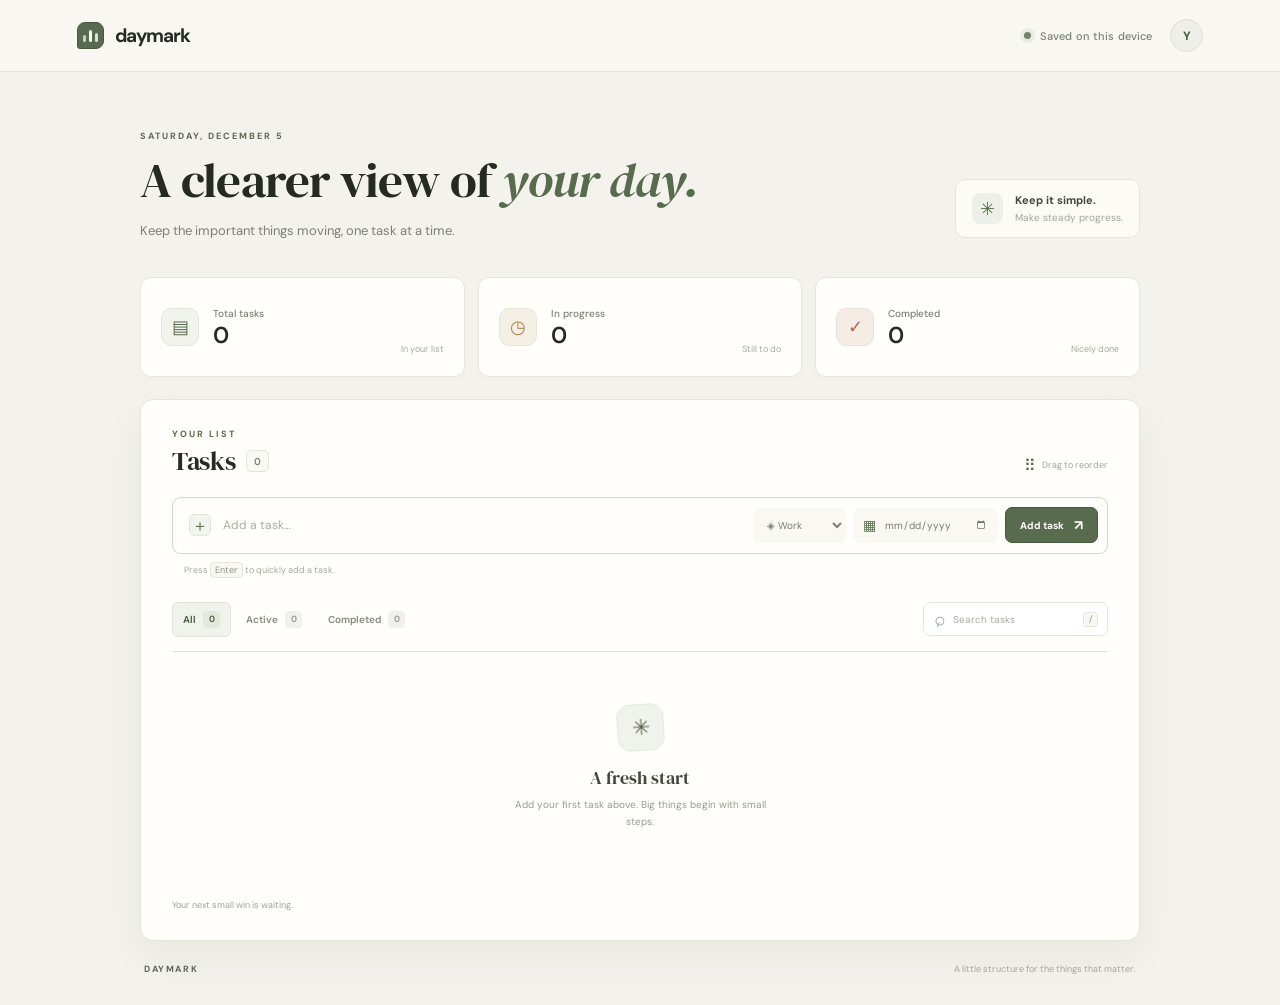
<file: Task-02-Productivity-App/index.html>
<!doctype html>
<html lang="en">
<head>
  <meta charset="utf-8" />
  <meta name="viewport" content="width=device-width, initial-scale=1" />
  <meta name="theme-color" content="#f3f2ec" />
  <meta name="description" content="A simple, focused task manager that keeps your tasks organized." />
  <title>Daymark — A clearer view of your day</title>
  <link rel="preconnect" href="https://fonts.googleapis.com">
  <link rel="preconnect" href="https://fonts.gstatic.com" crossorigin>
  <link href="https://fonts.googleapis.com/css2?family=DM+Sans:wght@400;500;600;700&family=DM+Serif+Display:ital@0;1&display=swap" rel="stylesheet">
  <link rel="stylesheet" href="styles.css" />
  <script src="app.js" defer></script>
</head>
<body>
  <div class="app-shell">
    <header class="topbar">
      <a class="brand" href="#" aria-label="Daymark home">
        <span class="brand-mark" aria-hidden="true"><span></span><span></span><span></span></span>
        <span>daymark</span>
      </a>
      <div class="topbar-right">
        <span class="local-label"><span class="live-dot"></span> Saved on this device</span>
        <div class="avatar" aria-label="Your workspace">Y</div>
      </div>
    </header>

    <main class="main-content">
      <section class="intro-row">
        <div>
          <p class="eyebrow" id="today-label">YOUR WORKSPACE</p>
          <h1>A clearer view of <span>your day.</span></h1>
          <p class="intro-copy">Keep the important things moving, one task at a time.</p>
        </div>
        <div class="focus-note" aria-label="A reminder to stay focused">
          <span class="focus-spark" aria-hidden="true">✳</span>
          <span><strong>Keep it simple.</strong><small>Make steady progress.</small></span>
        </div>
      </section>

      <section class="stats-grid" aria-label="Task overview">
        <article class="stat-card stat-total">
          <div class="stat-icon" aria-hidden="true">▤</div>
          <div><p>Total tasks</p><strong id="total-count">0</strong></div>
          <span class="stat-caption">In your list</span>
        </article>
        <article class="stat-card stat-active">
          <div class="stat-icon" aria-hidden="true">◷</div>
          <div><p>In progress</p><strong id="active-count">0</strong></div>
          <span class="stat-caption">Still to do</span>
        </article>
        <article class="stat-card stat-completed">
          <div class="stat-icon" aria-hidden="true">✓</div>
          <div><p>Completed</p><strong id="completed-count">0</strong></div>
          <span class="stat-caption">Nicely done</span>
        </article>
      </section>

      <section class="workspace-card" aria-label="Task manager">
        <div class="workspace-heading">
          <div>
            <p class="eyebrow">YOUR LIST</p>
            <h2>Tasks <span class="task-total-pill" id="heading-count">0</span></h2>
          </div>
          <span class="drag-hint"><span aria-hidden="true">⠿</span> Drag to reorder</span>
        </div>

        <form class="task-form" id="task-form" autocomplete="off">
          <div class="task-input-wrap">
            <span class="input-plus" aria-hidden="true" id="composer-icon">＋</span>
            <input id="task-title" name="title" type="text" maxlength="120" placeholder="Add a task…" aria-label="Task title" required />
          </div>
          <div class="form-controls">
            <label class="visually-hidden" for="task-category">Category</label>
            <select id="task-category" name="category">
              <option value="Work">◈ Work</option>
              <option value="Personal">♡ Personal</option>
              <option value="Study">▣ Study</option>
              <option value="Other">✳ Other</option>
            </select>
            <label class="date-control" for="task-due-date" title="Due date">
              <span aria-hidden="true">▦</span>
              <input id="task-due-date" name="dueDate" type="date" aria-label="Due date" />
            </label>
            <button class="add-button" id="submit-task" type="submit"><span id="submit-label">Add task</span><span aria-hidden="true">↗</span></button>
            <button class="cancel-edit" id="cancel-edit" type="button" hidden>Cancel</button>
          </div>
        </form>
        <p class="form-hint" id="form-hint">Press <kbd>Enter</kbd> to quickly add a task.</p>

        <div class="list-toolbar">
          <nav class="filter-tabs" aria-label="Filter tasks" role="tablist">
            <button class="filter-tab active" data-filter="all" role="tab" aria-selected="true">All <span id="all-tab-count">0</span></button>
            <button class="filter-tab" data-filter="active" role="tab" aria-selected="false">Active <span id="active-tab-count">0</span></button>
            <button class="filter-tab" data-filter="completed" role="tab" aria-selected="false">Completed <span id="completed-tab-count">0</span></button>
          </nav>
          <label class="search-box">
            <span aria-hidden="true">⌕</span>
            <input id="search-input" type="search" placeholder="Search tasks" aria-label="Search tasks" />
            <kbd>/</kbd>
          </label>
        </div>

        <div class="task-list" id="task-list" aria-live="polite" aria-relevant="additions removals text"></div>
        <div class="list-footer">
          <span id="list-summary">Your next small win is waiting.</span>
          <button id="clear-completed" class="clear-button" type="button" hidden>Clear completed</button>
        </div>
      </section>
      <footer class="page-footer"><span>DAYMARK</span><span>A little structure for the things that matter.</span></footer>
    </main>
  </div>

  <div class="toast" id="toast" role="status" aria-live="polite"></div>
  <noscript><div class="noscript-message">Daymark needs JavaScript enabled to manage and save your tasks.</div></noscript>
</body>
</html>
</file>
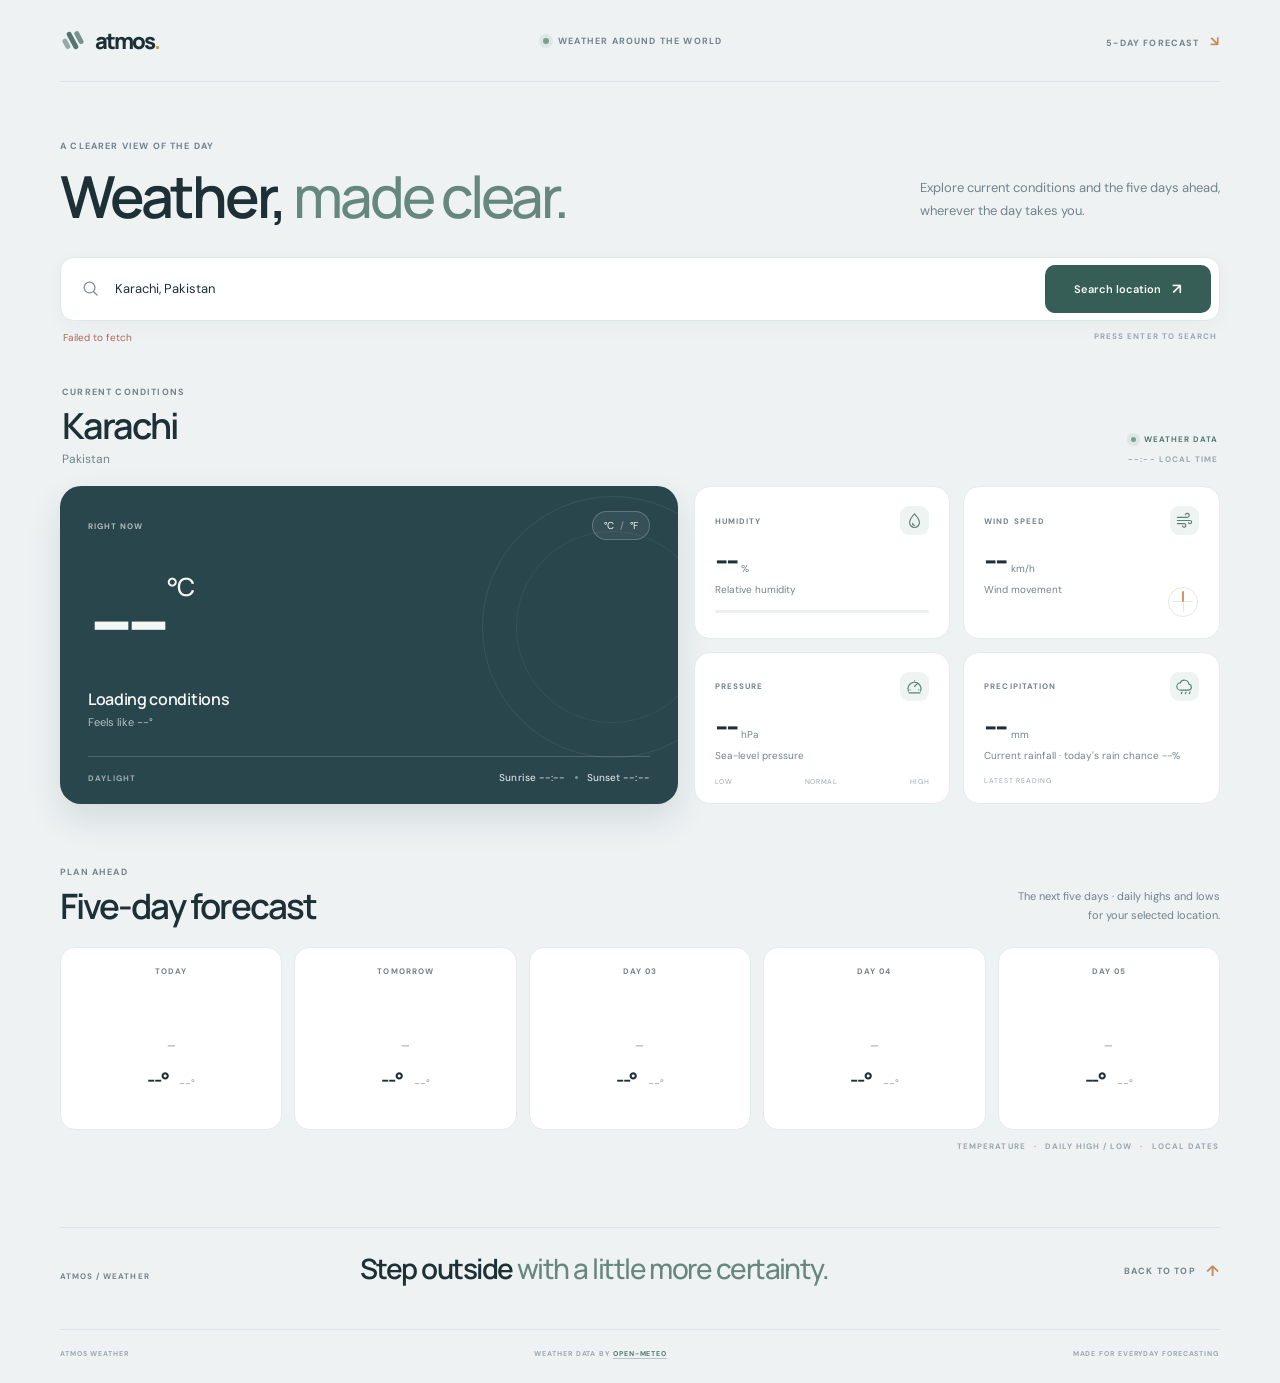
<file: Task-03-Weather-App/index.html>
<!doctype html>
<html lang="en">
<head>
  <meta charset="utf-8">
  <meta name="viewport" content="width=device-width, initial-scale=1">
  <meta name="theme-color" content="#eef2f3">
  <meta name="description" content="Atmos is a refined global weather dashboard with live conditions and a five-day forecast.">
  <title>Atmos — Weather, made clear</title>
  <link rel="preconnect" href="https://fonts.googleapis.com">
  <link rel="preconnect" href="https://fonts.gstatic.com" crossorigin>
  <link href="https://fonts.googleapis.com/css2?family=DM+Sans:wght@400;500;600;700&family=Manrope:wght@400;500;600;700;800&display=swap" rel="stylesheet">
  <link rel="stylesheet" href="styles.css">
  <script src="app.js" defer></script>
</head>
<body class="theme-clear">
  <div class="scroll-progress" aria-hidden="true"><span id="scroll-progress-bar"></span></div>

  <div class="page-shell" id="top">
    <header class="site-header">
      <a class="brand" href="#top" aria-label="Atmos home">
        <span class="brand-mark" aria-hidden="true"><span></span><span></span><span></span></span>
        <span class="brand-name">atmos<span>.</span></span>
      </a>
      <div class="header-note"><span class="status-dot"></span> WEATHER AROUND THE WORLD</div>
      <a class="header-link" href="#outlook">5-DAY FORECAST <span aria-hidden="true">↘</span></a>
    </header>

    <main>
      <section class="intro-section reveal">
        <div class="intro-copy-block">
          <p class="eyebrow">A CLEARER VIEW OF THE DAY</p>
          <h1>Weather, <span>made clear.</span></h1>
        </div>
        <p class="intro-description">Explore current conditions and the five days ahead, wherever the day takes you.</p>
      </section>

      <section class="search-section reveal" aria-label="Search for a city">
        <form id="search-form" class="search-form" autocomplete="off">
          <label class="sr-only" for="city-input">Search city, region or country</label>
          <span class="search-icon" aria-hidden="true">
            <svg viewBox="0 0 24 24"><circle cx="10.8" cy="10.8" r="6.8"></circle><path d="m16 16 4.2 4.2"></path></svg>
          </span>
          <input id="city-input" name="city" type="search" role="combobox" aria-autocomplete="list" aria-haspopup="listbox" aria-controls="location-options" aria-expanded="false" placeholder="Search any city around the world..." minlength="2" required>
          <button id="search-button" class="search-button" type="submit">
            <span class="button-label">Search location</span>
            <span class="button-spinner" aria-hidden="true"></span>
            <span class="button-arrow" aria-hidden="true">↗</span>
          </button>
        </form>
        <div class="search-meta">
          <span id="search-feedback" class="search-feedback" role="status" aria-live="polite">Start with a city name, such as Tokyo or Karachi</span>
          <span class="search-hint">PRESS ENTER TO SEARCH</span>
        </div>
        <div id="location-choices" class="location-choices" hidden>
          <div class="choices-heading"><span id="choices-title">SUGGESTED LOCATIONS</span><span id="choices-note">CHOOSE A CITY</span></div>
          <div id="location-options" class="location-options" role="listbox" aria-label="City suggestions"></div>
        </div>
      </section>

      <section id="weather-panel" class="weather-panel" aria-live="polite" aria-busy="false">
        <div class="loading-state" id="loading-state" hidden>
          <span class="loader-ring" aria-hidden="true"></span>
          <span>Loading local weather conditions...</span>
        </div>

        <div id="weather-content" class="weather-content">
          <div class="weather-heading reveal">
            <div class="location-lockup">
              <p class="eyebrow">CURRENT CONDITIONS</p>
              <h2 id="location-name">Karachi</h2>
              <p id="location-region" class="location-region">Pakistan</p>
            </div>
            <div class="updated-lockup">
              <span class="live-indicator"><span></span> WEATHER DATA</span>
              <span id="local-time" class="local-time">--:-- LOCAL TIME</span>
            </div>
          </div>

          <div class="weather-overview">
            <section class="temperature-card reveal" aria-label="Current temperature and conditions">
              <div class="temperature-topline">
                <span class="card-kicker">RIGHT NOW</span>
                <button id="unit-toggle" class="unit-toggle" type="button" aria-label="Switch temperature unit">°C <span>/</span> °F</button>
              </div>
              <div class="temperature-main">
                <div class="temperature-copy">
                  <div class="temperature-reading"><span id="current-temperature">--</span><sup id="temperature-unit">°C</sup></div>
                  <div class="condition-block">
                    <p id="current-condition">Loading conditions</p>
                    <span id="feels-like">Feels like --°</span>
                  </div>
                </div>
                <div id="current-weather-icon" class="weather-symbol" aria-hidden="true"></div>
              </div>
              <div class="temperature-footer">
                <span id="daylight-label">DAYLIGHT</span>
                <span class="sun-times" id="sunrise-sunset">Sunrise --:-- <i></i> Sunset --:--</span>
              </div>
            </section>

            <div class="metrics-grid" aria-label="Weather measurements">
              <article class="metric-card metric-humidity reveal">
                <div class="metric-top"><span>HUMIDITY</span><span class="metric-icon" aria-hidden="true"><svg viewBox="0 0 24 24"><path d="M12 3.5S5.8 10.2 5.8 14.6a6.2 6.2 0 0 0 12.4 0C18.2 10.2 12 3.5 12 3.5Z"></path><path d="M9.5 15.5a2.6 2.6 0 0 0 2.6 2.6"></path></svg></span></div>
                <div class="metric-value"><strong id="humidity-value">--</strong><span>%</span></div>
                <p>Relative humidity</p>
                <div class="metric-track"><span id="humidity-track"></span></div>
              </article>

              <article class="metric-card metric-wind reveal">
                <div class="metric-top"><span>WIND SPEED</span><span class="metric-icon" aria-hidden="true"><svg viewBox="0 0 24 24"><path d="M3 8h12.5a2.5 2.5 0 1 0-2.4-3.2M3 12h16a2 2 0 1 1-1.9 2.6M3 16h8.5a2.2 2.2 0 1 1-2.1 2.8"></path></svg></span></div>
                <div class="metric-value"><strong id="wind-value">--</strong><span>km/h</span></div>
                <p id="wind-direction">Wind movement</p>
                <div class="wind-dial"><span id="wind-needle"></span></div>
              </article>

              <article class="metric-card metric-pressure reveal">
                <div class="metric-top"><span>PRESSURE</span><span class="metric-icon" aria-hidden="true"><svg viewBox="0 0 24 24"><path d="M4.2 17.8a8.3 8.3 0 1 1 15.6 0"></path><path d="m12 12 4-4M6.5 16.3h.1M17.4 16.3h.1M12 4.8v.1M5 20h14"></path></svg></span></div>
                <div class="metric-value"><strong id="pressure-value">--</strong><span>hPa</span></div>
                <p>Sea-level pressure</p>
                <div class="pressure-caption"><span>LOW</span><span>NORMAL</span><span>HIGH</span></div>
              </article>

              <article class="metric-card metric-precipitation reveal">
                <div class="metric-top"><span>PRECIPITATION</span><span class="metric-icon" aria-hidden="true"><svg viewBox="0 0 24 24"><path d="M7 16.5a4.5 4.5 0 0 1-.4-9A5.7 5.7 0 0 1 17.5 9a3.8 3.8 0 0 1-.1 7.5H7Z"></path><path d="m9 19-1 2m6-2-1 2m6-2-1 2"></path></svg></span></div>
                <div class="metric-value"><strong id="precipitation-value">--</strong><span>mm</span></div>
                <p id="precipitation-detail">Current rainfall · today's rain chance --%</p>
                <div class="precipitation-note">LATEST READING</div>
              </article>
            </div>
          </div>

          <section class="outlook-section" id="outlook">
            <div class="section-heading reveal">
              <div>
                <p class="eyebrow">PLAN AHEAD</p>
                <h2>Five-day forecast</h2>
              </div>
              <p class="section-note">The next five days · daily highs and lows<br>for your selected location.</p>
            </div>
            <div id="forecast-list" class="forecast-list">
              <article class="forecast-card"><span class="forecast-day">TODAY</span><div class="forecast-icon"></div><span class="forecast-condition">—</span><div class="forecast-temps"><strong>--°</strong><span>--°</span></div></article>
              <article class="forecast-card"><span class="forecast-day">TOMORROW</span><div class="forecast-icon"></div><span class="forecast-condition">—</span><div class="forecast-temps"><strong>--°</strong><span>--°</span></div></article>
              <article class="forecast-card"><span class="forecast-day">DAY 03</span><div class="forecast-icon"></div><span class="forecast-condition">—</span><div class="forecast-temps"><strong>--°</strong><span>--°</span></div></article>
              <article class="forecast-card"><span class="forecast-day">DAY 04</span><div class="forecast-icon"></div><span class="forecast-condition">—</span><div class="forecast-temps"><strong>--°</strong><span>--°</span></div></article>
              <article class="forecast-card"><span class="forecast-day">DAY 05</span><div class="forecast-icon"></div><span class="forecast-condition">—</span><div class="forecast-temps"><strong>--°</strong><span>--°</span></div></article>
            </div>
            <p class="forecast-footnote">TEMPERATURE <span>·</span> DAILY HIGH / LOW <span>·</span> LOCAL DATES</p>
          </section>
        </div>
      </section>

      <section class="closing-note reveal">
        <div class="closing-index">ATMOS / WEATHER</div>
        <p>Step outside <span>with a little more certainty.</span></p>
        <a href="#top" class="back-top">BACK TO TOP <span aria-hidden="true">↑</span></a>
      </section>
    </main>

    <footer class="site-footer">
      <span>ATMOS WEATHER</span>
      <span>WEATHER DATA BY <a href="https://open-meteo.com/" target="_blank" rel="noreferrer">OPEN-METEO</a></span>
      <span>MADE FOR EVERYDAY FORECASTING</span>
    </footer>
  </div>

  <div id="toast" class="toast" role="status" aria-live="polite"></div>
</body>
</html>
</file>
<file: Task-02-Productivity-App/styles.css>
:root {
  color-scheme: light;
  --ink: #252a23;
  --ink-soft: #41483d;
  --muted: #7b8176;
  --muted-light: #a2a69d;
  --line: #e7e4dc;
  --line-strong: #d9d5ca;
  --surface: #fffefa;
  --surface-soft: #f9f8f3;
  --canvas: #f3f2ec;
  --moss: #596b4e;
  --moss-dark: #46583d;
  --moss-soft: #edf0e8;
  --clay: #ad6a50;
  --clay-soft: #f5ece6;
  --blue-grey: #60737a;
  --blue-grey-soft: #edf1f1;
  --gold: #a7834f;
  --gold-soft: #f5f0e5;
  --danger: #b35f55;
  --danger-soft: #f8eeeb;
  --shadow-soft: 0 8px 26px rgba(43, 47, 37, .045);
  --shadow-card: 0 16px 42px rgba(43, 47, 37, .055);
  --ease-out: cubic-bezier(.2, .75, .25, 1);
}

* { box-sizing: border-box; }
html { min-width: 320px; background: var(--canvas); scroll-behavior: smooth; }
body {
  margin: 0;
  min-height: 100vh;
  background: var(--canvas);
  color: var(--ink);
  font-family: "DM Sans", sans-serif;
  -webkit-font-smoothing: antialiased;
  text-rendering: optimizeLegibility;
}
button, input, select { font: inherit; }
button { cursor: pointer; }
button:focus-visible, input:focus-visible, select:focus-visible {
  outline: 3px solid rgba(89, 107, 78, .24);
  outline-offset: 3px;
}
::selection { color: var(--ink); background: #dce3d3; }
.app-shell { min-height: 100vh; }

.topbar {
  position: relative;
  z-index: 2;
  height: 72px;
  padding: 0 max(6vw, 24px);
  display: flex;
  align-items: center;
  justify-content: space-between;
  border-bottom: 1px solid var(--line);
  background: #f8f7f2;
}
.brand {
  display: inline-flex;
  align-items: center;
  gap: 11px;
  color: var(--ink);
  text-decoration: none;
  font: 700 19px "DM Sans", sans-serif;
  letter-spacing: -1px;
}
.brand-mark {
  position: relative;
  width: 27px;
  height: 27px;
  display: inline-flex;
  align-items: end;
  justify-content: center;
  gap: 3px;
  padding: 6px 5px;
  border: 1px solid var(--moss-dark);
  border-radius: 8px 8px 8px 3px;
  background: var(--moss);
  transition: border-radius .25s var(--ease-out), transform .25s var(--ease-out), background .25s;
}
.brand:hover .brand-mark { border-radius: 50%; transform: rotate(-8deg); background: var(--moss-dark); }
.brand-mark span { display: block; width: 3px; border-radius: 3px; background: #f8f7f2; }
.brand-mark span:nth-child(1) { height: 7px; opacity: .72; }
.brand-mark span:nth-child(2) { height: 12px; }
.brand-mark span:nth-child(3) { height: 9px; opacity: .84; }
.topbar-right { display: flex; align-items: center; gap: 18px; }
.local-label {
  display: flex;
  align-items: center;
  gap: 9px;
  color: var(--muted);
  font-size: 11px;
  font-weight: 500;
  letter-spacing: .01em;
}
.live-dot { width: 7px; height: 7px; border-radius: 50%; background: #718663; box-shadow: 0 0 0 4px #e8ede3; }
.avatar {
  display: grid;
  place-items: center;
  width: 33px;
  height: 33px;
  border: 1px solid #dedfd5;
  border-radius: 50%;
  color: var(--moss-dark);
  background: #eeefe8;
  font: 700 12px "DM Sans", sans-serif;
}

.main-content { width: min(1000px, calc(100% - 48px)); margin: 0 auto; padding: 58px 0 30px; }
.intro-row { display: flex; align-items: end; justify-content: space-between; gap: 28px; margin-bottom: 35px; animation: rise-in .55s var(--ease-out) both; }
.eyebrow { margin: 0 0 12px; color: var(--moss); font: 700 9px "DM Sans", sans-serif; letter-spacing: 2px; }
h1, h2, p { margin-top: 0; }
h1 {
  margin: 0 0 13px;
  color: var(--ink);
  font: 400 clamp(36px, 4.3vw, 49px)/1.08 "DM Serif Display", Georgia, serif;
  letter-spacing: -.9px;
}
h1 span { color: var(--moss); font-style: italic; }
.intro-copy { margin: 0; color: var(--muted); font-size: 13px; line-height: 1.7; }
.focus-note {
  display: flex;
  align-items: center;
  gap: 12px;
  margin-bottom: 4px;
  padding: 13px 16px;
  border: 1px solid var(--line);
  border-radius: 10px;
  background: rgba(255, 254, 250, .72);
  transition: border-color .25s, transform .25s var(--ease-out), box-shadow .25s;
}
.focus-note:hover { transform: translateY(-3px); border-color: #d6d9cc; box-shadow: var(--shadow-soft); }
.focus-spark { display: grid; place-items: center; width: 31px; height: 31px; border-radius: 8px; color: var(--moss); background: var(--moss-soft); font-size: 18px; }
.focus-note strong, .focus-note small { display: block; }
.focus-note strong { color: var(--ink-soft); font-size: 11px; font-weight: 700; }
.focus-note small { margin-top: 4px; color: var(--muted-light); font-size: 10px; }

.stats-grid { display: grid; grid-template-columns: repeat(3, 1fr); gap: 13px; margin-bottom: 22px; }
.stat-card {
  position: relative;
  min-height: 100px;
  display: flex;
  align-items: center;
  gap: 14px;
  padding: 18px 20px;
  overflow: hidden;
  border: 1px solid var(--line);
  border-radius: 11px;
  background: var(--surface);
  box-shadow: 0 2px 8px rgba(43, 47, 37, .018);
  transition: transform .28s var(--ease-out), border-color .28s, box-shadow .28s;
}
.stat-card:hover { transform: translateY(-3px); border-color: #d8d9ce; box-shadow: var(--shadow-soft); }
.stat-icon { display: grid; place-items: center; flex: 0 0 38px; width: 38px; height: 38px; border: 1px solid #e4e6dd; border-radius: 10px; color: var(--moss); background: #f1f3ed; font-size: 18px; }
.stat-active .stat-icon { color: var(--gold); border-color: #ece5d7; background: var(--gold-soft); }
.stat-completed .stat-icon { color: var(--clay); border-color: #eee1d9; background: var(--clay-soft); }
.stat-card p { margin: 0 0 4px; color: var(--muted); font-size: 10px; font-weight: 500; }
.stat-card strong { color: var(--ink); font: 600 23px/1 "DM Sans", sans-serif; letter-spacing: -1px; font-variant-numeric: tabular-nums; }
.stat-caption { margin-left: auto; align-self: end; padding-bottom: 3px; color: #a7aa9f; font-size: 9px; white-space: nowrap; }

.workspace-card {
  padding: 28px 31px 20px;
  border: 1px solid var(--line);
  border-radius: 13px;
  background: var(--surface);
  box-shadow: var(--shadow-card);
  animation: rise-in .62s .08s var(--ease-out) both;
}
.workspace-heading { display: flex; align-items: end; justify-content: space-between; margin-bottom: 21px; }
.workspace-heading .eyebrow { margin-bottom: 7px; }
h2 { display: flex; align-items: center; gap: 10px; margin: 0; color: var(--ink); font: 400 26px/1.1 "DM Serif Display", Georgia, serif; letter-spacing: -.3px; }
.task-total-pill { display: inline-grid; place-items: center; min-width: 23px; height: 22px; padding: 0 6px; border: 1px solid var(--line); border-radius: 5px; color: var(--muted); background: var(--surface-soft); font: 600 10px "DM Sans", sans-serif; letter-spacing: 0; }
.drag-hint { display: inline-flex; align-items: center; gap: 6px; color: #a2a69b; font-size: 9px; }
.drag-hint span { color: var(--moss); font-size: 16px; }

.task-form {
  display: flex;
  align-items: center;
  gap: 10px;
  min-height: 57px;
  padding: 8px 9px 8px 13px;
  border: 1px solid var(--line-strong);
  border-radius: 9px;
  background: #fffefa;
  transition: border-color .22s, box-shadow .22s, background .22s;
}
.task-form:focus-within { border-color: #8c9a80; background: #fff; box-shadow: 0 0 0 3px rgba(89, 107, 78, .08); }
.task-input-wrap { display: flex; align-items: center; flex: 1; min-width: 150px; gap: 10px; padding-left: 3px; }
.input-plus { display: grid; place-items: center; flex: 0 0 22px; width: 22px; height: 22px; border: 1px solid #e2e5dc; border-radius: 6px; color: var(--moss); background: #f2f4ee; font-size: 16px; transition: transform .25s var(--ease-out), background .25s; }
.task-form:focus-within .input-plus { transform: rotate(90deg); background: #e9eee4; }
.task-input-wrap input { width: 100%; min-width: 0; height: 32px; border: 0; outline: 0; color: var(--ink); background: transparent; font-size: 12px; }
.task-input-wrap input::placeholder { color: #a9ada3; }
.form-controls { display: flex; align-items: center; gap: 7px; }
.form-controls select, .date-control {
  height: 35px;
  padding: 0 9px;
  border: 1px solid transparent;
  border-radius: 7px;
  color: var(--muted);
  background: var(--surface-soft);
  font-size: 10px;
  transition: border-color .2s, background .2s, color .2s;
}
.form-controls select { max-width: 120px; cursor: pointer; }
.form-controls select:hover, .date-control:hover { border-color: var(--line-strong); color: var(--ink-soft); background: #fff; }
.date-control { display: flex; align-items: center; gap: 7px; white-space: nowrap; }
.date-control > span { color: var(--moss); font-size: 14px; }
.date-control input { width: 105px; border: 0; outline: 0; color: #777d72; background: transparent; font-size: 10px; }
.date-control input::-webkit-calendar-picker-indicator { cursor: pointer; opacity: .56; }
.add-button {
  display: inline-flex;
  align-items: center;
  justify-content: center;
  gap: 10px;
  height: 36px;
  padding: 0 14px;
  border: 1px solid var(--moss-dark);
  border-radius: 7px;
  color: #fffefa;
  background: var(--moss);
  font-size: 10px;
  font-weight: 700;
  white-space: nowrap;
  transition: transform .22s var(--ease-out), background .22s, border-color .22s, box-shadow .22s;
}
.add-button:hover { transform: translateY(-2px); border-color: var(--moss-dark); background: var(--moss-dark); box-shadow: 0 5px 12px rgba(70, 88, 61, .17); }
.add-button:active { transform: translateY(0) scale(.98); }
.add-button span:last-child { font-size: 14px; transition: transform .22s var(--ease-out); }
.add-button:hover span:last-child { transform: translate(2px, -2px); }
.cancel-edit { height: 36px; padding: 0 10px; border: 1px solid var(--line); border-radius: 7px; color: var(--muted); background: #fff; font-size: 10px; font-weight: 600; transition: border-color .2s, background .2s; }
.cancel-edit:hover { border-color: var(--line-strong); background: var(--surface-soft); }
.form-hint { margin: 8px 0 24px 12px; color: #a6aa9f; font-size: 9px; }
kbd { display: inline-grid; place-items: center; min-width: 17px; height: 16px; padding: 0 4px; border: 1px solid var(--line); border-radius: 4px; color: #8c9287; background: var(--surface-soft); font: 9px "DM Sans", sans-serif; }

.list-toolbar { display: flex; align-items: center; justify-content: space-between; gap: 14px; padding-bottom: 14px; border-bottom: 1px solid var(--line); }
.filter-tabs { display: flex; align-items: center; gap: 4px; }
.filter-tab {
  display: inline-flex;
  align-items: center;
  gap: 7px;
  padding: 8px 10px;
  border: 1px solid transparent;
  border-radius: 6px;
  color: #858b7f;
  background: transparent;
  font-size: 10px;
  font-weight: 600;
  transition: color .2s, background .2s, border-color .2s, transform .2s;
}
.filter-tab:hover { color: var(--moss-dark); background: #f6f7f2; }
.filter-tab:active { transform: scale(.97); }
.filter-tab span { display: inline-grid; place-items: center; min-width: 17px; height: 17px; padding: 0 4px; border-radius: 4px; color: #92988d; background: #f0f1eb; font-size: 9px; font-variant-numeric: tabular-nums; }
.filter-tab.active { border-color: #e1e6dc; color: var(--moss-dark); background: #f0f3ec; }
.filter-tab.active span { color: var(--moss-dark); background: #e2e8dc; }
.search-box { display: flex; align-items: center; gap: 7px; width: 185px; height: 34px; padding: 0 9px; border: 1px solid var(--line); border-radius: 7px; color: #969c90; background: #fff; transition: border-color .2s, box-shadow .2s; }
.search-box:focus-within { border-color: #9ba792; box-shadow: 0 0 0 3px rgba(89, 107, 78, .07); }
.search-box > span { font-size: 19px; line-height: 1; transform: rotate(-20deg); }
.search-box input { width: 100%; min-width: 0; border: 0; outline: 0; color: var(--ink); background: transparent; font-size: 10px; }
.search-box input::placeholder { color: #a9ada3; }
.search-box kbd { min-width: 15px; height: 15px; }

.task-list { min-height: 115px; }
.task-row {
  position: relative;
  display: grid;
  grid-template-columns: 20px minmax(0, 1fr) auto auto;
  align-items: center;
  gap: 13px;
  min-height: 70px;
  padding: 12px 6px;
  border-bottom: 1px solid #efeee8;
  animation: row-in .34s var(--ease-out) both;
  transition: background .22s, opacity .22s, transform .22s, border-color .22s;
}
.task-row:hover { z-index: 1; background: #fafaf6; }
.task-row.dragging { opacity: .4; background: #eef1e9; }
.task-row.drag-over { box-shadow: inset 0 2px 0 #849579; }
@keyframes row-in { from { opacity: 0; transform: translateY(8px); } to { opacity: 1; transform: translateY(0); } }
@keyframes rise-in { from { opacity: 0; transform: translateY(12px); } to { opacity: 1; transform: translateY(0); } }
.check-button {
  display: grid;
  place-items: center;
  width: 19px;
  height: 19px;
  padding: 0;
  border: 1.5px solid #cbd0c5;
  border-radius: 50%;
  color: #fff;
  background: transparent;
  transition: border-color .2s, background .2s, transform .25s var(--ease-out), box-shadow .2s;
}
.check-button:hover { transform: scale(1.1); border-color: var(--moss); background: #eff2eb; box-shadow: 0 0 0 3px rgba(89, 107, 78, .08); }
.check-button[aria-pressed="true"] { transform: scale(1); border-color: var(--moss); color: #fff; background: var(--moss); animation: check-pop .3s var(--ease-out); }
.check-button svg { width: 12px; height: 12px; }
@keyframes check-pop { 45% { transform: scale(1.2); } 100% { transform: scale(1); } }
.task-main { min-width: 0; }
.task-title { overflow: hidden; margin: 0; color: var(--ink-soft); font-size: 12px; font-weight: 600; line-height: 1.45; text-overflow: ellipsis; white-space: nowrap; transition: color .25s; }
.task-row.is-completed .task-title { color: #a5aa9f; text-decoration: line-through; text-decoration-color: #b9beb2; }
.task-meta { display: flex; align-items: center; flex-wrap: wrap; gap: 8px; margin-top: 6px; }
.category-tag { display: inline-flex; align-items: center; gap: 5px; padding: 3px 7px; border: 1px solid #e2e8dc; border-radius: 4px; color: var(--moss-dark); background: #f0f3ec; font-size: 9px; font-weight: 600; }
.category-tag::before { content: ""; width: 5px; height: 5px; border-radius: 50%; background: currentColor; opacity: .72; }
.category-tag.personal { border-color: #eee1d9; color: var(--clay); background: var(--clay-soft); }
.category-tag.study { border-color: #dfe7e7; color: var(--blue-grey); background: var(--blue-grey-soft); }
.category-tag.other { border-color: #ece5d7; color: var(--gold); background: var(--gold-soft); }
.due-date { display: inline-flex; align-items: center; gap: 5px; color: #969d90; font-size: 9px; }
.due-date.overdue { color: var(--danger); font-weight: 700; }
.due-date.today { color: var(--gold); font-weight: 700; }
.due-date svg { width: 11px; height: 11px; }
.task-actions { display: flex; align-items: center; gap: 3px; opacity: 0; transform: translateX(4px); transition: opacity .2s, transform .2s var(--ease-out); }
.task-row:hover .task-actions, .task-row:focus-within .task-actions { opacity: 1; transform: translateX(0); }
.icon-button { display: grid; place-items: center; width: 29px; height: 29px; padding: 0; border: 1px solid transparent; border-radius: 6px; color: #969c90; background: transparent; transition: color .18s, background .18s, border-color .18s, transform .18s; }
.icon-button:hover { transform: translateY(-1px); border-color: #e1e6dc; color: var(--moss-dark); background: #f0f3ec; }
.icon-button:active { transform: scale(.94); }
.icon-button.delete:hover { border-color: #efdfd9; color: var(--danger); background: var(--danger-soft); }
.icon-button svg { width: 14px; height: 14px; }
.drag-handle { width: 18px; color: #c0c5ba; text-align: center; cursor: grab; user-select: none; font-size: 16px; letter-spacing: -3px; transition: color .2s; }
.task-row:hover .drag-handle { color: #87937d; }
.drag-handle:active { cursor: grabbing; }
.empty-state { display: flex; flex-direction: column; align-items: center; justify-content: center; min-height: 230px; text-align: center; animation: row-in .35s var(--ease-out) both; }
.empty-illustration { display: grid; place-items: center; width: 47px; height: 47px; margin-bottom: 14px; border: 1px solid #e2e8dc; border-radius: 13px; color: var(--moss); background: #f0f3ec; font-size: 22px; transform: rotate(-4deg); }
.empty-state h3 { margin: 0 0 6px; color: var(--ink-soft); font: 400 18px "DM Serif Display", Georgia, serif; }
.empty-state p { max-width: 260px; margin: 0; color: #969d90; font-size: 10px; line-height: 1.7; }
.list-footer { display: flex; align-items: center; justify-content: space-between; min-height: 38px; padding-top: 9px; color: #9da397; font-size: 9px; }
.clear-button { padding: 6px 8px; border: 1px solid transparent; border-radius: 5px; color: #8f9689; background: transparent; font-size: 9px; font-weight: 600; transition: color .2s, background .2s, border-color .2s; }
.clear-button:hover { border-color: #efdfd9; color: var(--danger); background: var(--danger-soft); }
.page-footer { display: flex; justify-content: space-between; padding: 22px 4px 0; color: #a5aa9f; font-size: 9px; }
.page-footer span:first-child { color: var(--moss); font: 700 9px "DM Sans", sans-serif; letter-spacing: 1.6px; }
.toast {
  position: fixed;
  z-index: 20;
  right: 25px;
  bottom: 24px;
  max-width: min(340px, calc(100vw - 40px));
  padding: 12px 16px;
  border: 1px solid #dfe5d9;
  border-radius: 8px;
  color: var(--ink-soft);
  background: var(--surface);
  box-shadow: 0 12px 30px rgba(43, 47, 37, .12);
  font-size: 11px;
  opacity: 0;
  pointer-events: none;
  transform: translateY(8px);
  transition: opacity .22s, transform .22s var(--ease-out);
}
.toast.show { opacity: 1; transform: translateY(0); }
.visually-hidden { position: absolute; width: 1px; height: 1px; padding: 0; margin: -1px; overflow: hidden; clip: rect(0, 0, 0, 0); white-space: nowrap; border: 0; }
.noscript-message { margin: 20px; padding: 15px; border: 1px solid #efdfd9; border-radius: 8px; color: #8b4942; background: var(--danger-soft); }

@media (max-width: 760px) {
  .topbar { height: 65px; padding: 0 22px; }
  .main-content { width: min(100% - 32px, 600px); padding-top: 38px; }
  .intro-row { align-items: start; margin-bottom: 26px; }
  .focus-note { display: none; }
  .stats-grid { gap: 9px; }
  .stat-card { min-height: 88px; gap: 9px; padding: 13px 12px; }
  .stat-icon { width: 33px; height: 33px; flex-basis: 33px; border-radius: 9px; font-size: 16px; }
  .stat-caption { display: none; }
  .workspace-card { padding: 23px 18px 17px; }
  .task-form { flex-wrap: wrap; }
  .task-input-wrap { flex-basis: 100%; padding: 3px 3px 6px; }
  .form-controls { width: 100%; justify-content: space-between; }
  .form-controls select { max-width: 115px; }
  .date-control { flex: 1; max-width: 160px; }
  .date-control input { width: 100%; min-width: 0; }
  .add-button { margin-left: auto; }
  .form-hint { margin-bottom: 18px; }
}
@media (max-width: 480px) {
  .local-label { font-size: 0; gap: 0; }
  .live-dot { width: 8px; height: 8px; }
  .main-content { width: calc(100% - 24px); padding-top: 30px; }
  h1 { max-width: 330px; font-size: 36px; }
  .intro-copy { max-width: 300px; font-size: 12px; line-height: 1.6; }
  .stats-grid { grid-template-columns: repeat(3, minmax(0, 1fr)); gap: 7px; }
  .stat-card { display: block; min-height: 84px; padding: 10px; }
  .stat-icon { width: 27px; height: 27px; margin-bottom: 6px; font-size: 13px; }
  .stat-card p { margin-bottom: 3px; font-size: 9px; }
  .stat-card strong { font-size: 19px; }
  .workspace-card { padding: 20px 13px 15px; border-radius: 11px; }
  .drag-hint { font-size: 0; }
  .drag-hint span { font-size: 15px; }
  .form-controls { gap: 5px; }
  .form-controls select { max-width: 92px; padding: 0 5px; font-size: 9px; }
  .date-control { max-width: 135px; padding: 0 5px; gap: 3px; }
  .date-control input { font-size: 9px; }
  .add-button { gap: 5px; padding: 0 9px; font-size: 10px; }
  .cancel-edit { padding: 0 7px; }
  .list-toolbar { align-items: stretch; flex-direction: column-reverse; gap: 10px; }
  .search-box { width: 100%; }
  .filter-tabs { justify-content: space-between; }
  .filter-tab { gap: 5px; padding: 7px 7px; font-size: 10px; }
  .task-row { grid-template-columns: 19px minmax(0, 1fr) auto; gap: 9px; min-height: 67px; }
  .task-actions { opacity: 1; transform: none; }
  .drag-handle { display: none; }
  .icon-button { width: 25px; height: 27px; }
  .page-footer { gap: 10px; font-size: 8px; }
  .page-footer span:last-child { text-align: right; }
}
@media (hover: none) {
  .task-actions { opacity: 1; transform: none; }
}
@media (prefers-reduced-motion: reduce) {
  *, *::before, *::after { scroll-behavior: auto !important; animation-duration: .01ms !important; animation-iteration-count: 1 !important; transition-duration: .01ms !important; }
}
</file>
<file: Task-03-Weather-App/styles.css>
:root {
  color-scheme: light;
  --ink: #1d3036;
  --muted: #738389;
  --soft-muted: #9aa8ad;
  --page: #eef2f3;
  --surface: #ffffff;
  --surface-soft: #f7f9f9;
  --line: #e2e9e9;
  --accent: #52776e;
  --accent-dark: #355c55;
  --sun: #e7c17a;
  --hero-bg: #29464d;
  --hero-accent: #f0cf8f;
  --hero-muted: rgba(246, 249, 247, .68);
  --shadow: 0 16px 42px rgba(29, 48, 54, .07);
  --ease: cubic-bezier(.2, .75, .25, 1);
}

* { box-sizing: border-box; }
html { scroll-behavior: smooth; scroll-padding-top: 28px; }
body {
  margin: 0;
  min-width: 320px;
  background: var(--page);
  color: var(--ink);
  font-family: "DM Sans", sans-serif;
  -webkit-font-smoothing: antialiased;
  transition: background-color .55s ease, color .35s ease;
  overflow-x: hidden;
}
body::before {
  content: "";
  position: fixed;
  inset: 0;
  z-index: -1;
  pointer-events: none;
  background: #eef2f3;
  transition: background-color .55s ease;
}
body.theme-rain { --hero-bg: #344e5d; --hero-accent: #b7d6e3; }
body.theme-cloud { --hero-bg: #4c5b60; --hero-accent: #d5dedc; }
body.theme-snow { --hero-bg: #48616b; --hero-accent: #dcebf0; }
body.theme-night { --hero-bg: #1d3547; --hero-accent: #d9d9b9; }

button, input { font: inherit; }
button, a { -webkit-tap-highlight-color: transparent; }
a { color: inherit; text-decoration: none; }
button:focus-visible, a:focus-visible, input:focus-visible { outline: 2px solid #6c9187; outline-offset: 4px; }
.page-shell { width: min(1160px, calc(100% - 64px)); margin: 0 auto; }
.scroll-progress { position: fixed; z-index: 30; inset: 0 0 auto; height: 3px; background: transparent; }
.scroll-progress span { display: block; width: 0; height: 100%; background: #638a7e; transform-origin: left; }

/* Header */
.site-header { min-height: 82px; display: flex; align-items: center; justify-content: space-between; border-bottom: 1px solid rgba(37, 65, 70, .09); }
.brand { display: inline-flex; align-items: center; gap: 10px; }
.brand-mark { width: 25px; height: 25px; display: inline-flex; align-items: center; justify-content: center; gap: 2px; transform: rotate(-28deg); }
.brand-mark span { width: 5px; border-radius: 6px; background: #52776e; display: block; }
.brand-mark span:nth-child(1) { height: 11px; opacity: .58; }
.brand-mark span:nth-child(2) { height: 19px; }
.brand-mark span:nth-child(3) { height: 14px; opacity: .76; }
.brand-name { font-family: Manrope, sans-serif; font-size: 22px; font-weight: 800; letter-spacing: -.09em; }
.brand-name span { color: #d39a62; }
.header-note, .header-link, .eyebrow, .card-kicker, .metric-top, .temperature-footer, .search-hint, .choices-heading, .live-indicator, .local-time, .forecast-day, .forecast-footnote, .closing-index, .back-top, .site-footer { font-size: 9px; font-weight: 700; letter-spacing: .13em; }
.header-note { display: flex; align-items: center; gap: 9px; color: var(--muted); }
.status-dot, .live-indicator span { width: 6px; height: 6px; border-radius: 50%; background: #79a18e; box-shadow: 0 0 0 4px rgba(121, 161, 142, .13); }
.header-link { color: var(--muted); transition: color .22s ease; }
.header-link span { margin-left: 7px; color: #c18c5e; font-size: 14px; }
.header-link:hover { color: var(--accent-dark); }

/* Intro and city search */
.intro-section { display: flex; align-items: end; justify-content: space-between; gap: 36px; padding: 58px 0 29px; }
.eyebrow { display: flex; align-items: center; gap: 10px; color: var(--muted); margin: 0 0 13px; }
h1, h2, .closing-note p { font-family: Manrope, sans-serif; letter-spacing: -.055em; font-weight: 600; }
h1 { margin: 0; font-size: clamp(38px, 5vw, 58px); line-height: 1.08; }
h1 span { color: #65877d; font-weight: 500; }
.intro-description { max-width: 300px; color: var(--muted); font-size: 13px; line-height: 1.8; margin: 0 0 5px; }
.search-section { position: relative; z-index: 12; margin-bottom: 42px; }
.search-form { min-height: 64px; display: flex; align-items: center; gap: 13px; padding: 7px 8px 7px 20px; border: 1px solid #e0e8e8; border-radius: 14px; background: var(--surface); box-shadow: 0 5px 20px rgba(28, 52, 57, .035); transition: border-color .25s ease, box-shadow .25s ease, transform .25s ease; }
.search-form:focus-within { border-color: rgba(82, 119, 110, .55); box-shadow: 0 10px 28px rgba(28, 52, 57, .08); transform: translateY(-1px); }
.search-icon { width: 19px; height: 19px; color: #819197; flex: 0 0 auto; }
.search-icon svg { width: 100%; height: 100%; fill: none; stroke: currentColor; stroke-width: 1.65; stroke-linecap: round; }
.search-form input { border: 0; outline: 0; flex: 1; min-width: 0; height: 46px; background: transparent; color: var(--ink); font-size: 13px; }
.search-form input::placeholder { color: #a1adb0; }
.search-button { min-width: 166px; height: 48px; display: inline-flex; align-items: center; justify-content: center; gap: 11px; border: 0; border-radius: 10px; background: #365e56; color: #f7faf8; cursor: pointer; font-size: 11px; font-weight: 600; transition: background .22s ease, transform .25s var(--ease), box-shadow .25s ease; }
.search-button:hover { background: #294d46; transform: translateY(-2px); box-shadow: 0 8px 18px rgba(42, 77, 69, .2); }
.search-button:active { transform: translateY(0) scale(.985); }
.button-arrow { font-size: 15px; transition: transform .25s ease; }
.search-button:hover .button-arrow { transform: translate(2px, -2px); }
.button-spinner { display: none; width: 13px; height: 13px; border: 1.5px solid rgba(255,255,255,.35); border-top-color: white; border-radius: 50%; animation: spin .7s linear infinite; }
.search-button.is-loading .button-spinner { display: inline-block; }
.search-button.is-loading .button-arrow { display: none; }
.search-button.is-loading { cursor: wait; opacity: .88; }
.search-meta { display: flex; justify-content: space-between; gap: 12px; padding: 10px 3px 0; color: var(--soft-muted); font-size: 10px; }
.search-feedback { transition: color .2s ease; }
.search-feedback.is-error { color: #ad6557; }
.search-hint { font-size: 8px; }
.location-choices { position: absolute; top: calc(100% + 10px); left: 0; right: 0; padding: 18px; background: #fff; border: 1px solid var(--line); border-radius: 14px; box-shadow: var(--shadow); animation: panel-in .25s var(--ease) both; }
.location-choices[hidden] { display: none; }
.choices-heading { display: flex; justify-content: space-between; color: var(--ink); margin-bottom: 11px; }
.choices-heading span { color: var(--soft-muted); font-size: 8px; }
.location-options { display: grid; grid-template-columns: 1fr; gap: 7px; max-height: 290px; overflow-y: auto; overscroll-behavior: contain; }
.location-option { display: flex; justify-content: space-between; align-items: center; gap: 12px; text-align: left; background: #f5f8f7; border: 1px solid #edf1ef; border-radius: 9px; padding: 12px 13px; cursor: pointer; color: var(--ink); transition: border-color .2s ease, background .2s ease, transform .2s ease; }
.location-option:hover, .location-option.is-active { border-color: rgba(82, 119, 110, .4); background: #edf4f0; transform: translateY(-1px); }
.location-option strong { display: block; font-size: 12px; font-weight: 600; }
.location-option small { display: block; color: var(--muted); font-size: 10px; margin-top: 4px; }
.location-option .option-arrow { color: var(--accent); font-size: 15px; transition: transform .2s ease; }
.location-option:hover .option-arrow, .location-option.is-active .option-arrow { transform: translate(2px, -2px); }
.location-empty { padding: 15px 13px; border-radius: 9px; background: #f7f9f8; color: var(--muted); font-size: 11px; line-height: 1.6; }

/* Main conditions */
.weather-panel { position: relative; min-height: 390px; }
.loading-state { position: absolute; z-index: 5; inset: 0; min-height: 350px; display: flex; flex-direction: column; align-items: center; justify-content: center; gap: 14px; color: var(--muted); font-size: 12px; background: rgba(238, 242, 243, .72); backdrop-filter: blur(5px); border-radius: 20px; }
.loading-state[hidden] { display: none; }
.loader-ring { width: 30px; height: 30px; border: 2px solid rgba(82, 119, 110, .18); border-top-color: var(--accent); border-radius: 50%; animation: spin .8s linear infinite; }
.weather-content.is-dimmed { opacity: .28; filter: blur(1px); pointer-events: none; }
.weather-heading { display: flex; align-items: end; justify-content: space-between; gap: 20px; padding: 0 2px 19px; }
.weather-heading .eyebrow { margin-bottom: 8px; }
.location-lockup h2 { margin: 0; font-size: clamp(27px, 3vw, 36px); line-height: 1.1; }
.location-region { margin: 6px 0 0; color: var(--muted); font-size: 12px; }
.updated-lockup { display: flex; flex-direction: column; align-items: end; gap: 10px; padding-bottom: 3px; }
.live-indicator { display: inline-flex; align-items: center; gap: 8px; color: var(--accent); font-size: 8px; }
.live-indicator span { width: 5px; height: 5px; }
.local-time { color: var(--soft-muted); font-size: 8px; }
.weather-overview { display: grid; grid-template-columns: minmax(0, 1.08fr) minmax(0, .92fr); gap: 16px; }
.temperature-card { min-height: 318px; position: relative; overflow: hidden; display: flex; flex-direction: column; justify-content: space-between; padding: 25px 28px 20px; border-radius: 21px; background: var(--hero-bg); color: #f4f7f4; box-shadow: 0 15px 35px rgba(28, 48, 54, .12); transition: background-color .55s ease, transform .35s var(--ease), box-shadow .35s ease; }
.temperature-card::before { content: ""; position: absolute; width: 260px; height: 260px; right: -66px; top: 10px; border: 1px solid rgba(255,255,255,.075); border-radius: 50%; pointer-events: none; }
.temperature-card::after { content: ""; position: absolute; width: 190px; height: 190px; right: -30px; top: 45px; border: 1px solid rgba(255,255,255,.055); border-radius: 50%; pointer-events: none; }
.temperature-card:hover { transform: translateY(-3px); box-shadow: 0 21px 42px rgba(28, 48, 54, .16); }
.temperature-topline { display: flex; align-items: center; justify-content: space-between; position: relative; z-index: 1; }
.card-kicker { color: rgba(246, 249, 247, .66); font-size: 8px; }
.unit-toggle { border: 1px solid rgba(255,255,255,.22); border-radius: 100px; background: rgba(255,255,255,.06); color: #f5f8f5; padding: 7px 11px; font-size: 10px; cursor: pointer; transition: background .2s ease, border-color .2s ease; }
.unit-toggle:hover { background: rgba(255,255,255,.14); border-color: rgba(255,255,255,.4); }
.unit-toggle span { padding: 0 3px; color: rgba(255,255,255,.45); }
.temperature-main { position: relative; z-index: 1; display: flex; align-items: center; justify-content: space-between; gap: 12px; flex: 1; padding: 8px 0 12px; }
.temperature-copy { min-width: 0; }
.temperature-reading { display: flex; align-items: flex-start; gap: 5px; font-family: Manrope, sans-serif; font-size: clamp(76px, 9vw, 112px); line-height: .98; letter-spacing: -.09em; font-weight: 500; }
.temperature-reading sup { margin-top: 10px; font-size: 25px; line-height: 1; letter-spacing: -.04em; font-weight: 500; }
.condition-block { margin-top: 14px; }
.condition-block p { margin: 0; font-family: Manrope, sans-serif; font-size: 16px; font-weight: 600; letter-spacing: -.02em; }
.condition-block > span { display: block; margin-top: 5px; color: var(--hero-muted); font-size: 11px; }
.weather-symbol { width: clamp(94px, 13vw, 142px); height: clamp(94px, 13vw, 142px); flex: 0 0 auto; display: grid; place-items: center; color: var(--hero-accent); position: relative; z-index: 1; animation: weather-float 5s ease-in-out infinite; }
.weather-symbol svg { display: block; width: 100%; height: 100%; fill: none; stroke: currentColor; stroke-width: 1.15; stroke-linecap: round; stroke-linejoin: round; filter: drop-shadow(0 7px 12px rgba(0,0,0,.08)); }
.temperature-footer { position: relative; z-index: 1; display: flex; align-items: center; justify-content: space-between; gap: 12px; border-top: 1px solid rgba(255,255,255,.17); padding-top: 14px; color: rgba(246, 249, 247, .58); font-size: 8px; }
.sun-times { display: inline-flex; align-items: center; gap: 9px; color: rgba(246, 249, 247, .85); font-size: 10px; font-weight: 500; letter-spacing: .01em; }
#sunrise-sunset i { width: 3px; height: 3px; background: currentColor; border-radius: 50%; opacity: .5; }

/* Detail cards */
.metrics-grid { display: grid; grid-template-columns: repeat(2, minmax(0, 1fr)); gap: 13px; }
.metric-card { min-height: 152px; position: relative; overflow: hidden; padding: 19px 20px 15px; border: 1px solid #e4ebeb; border-radius: 16px; background: var(--surface); transition: transform .3s var(--ease), box-shadow .3s ease, border-color .3s ease; }
.metric-card:hover { transform: translateY(-4px); box-shadow: var(--shadow); border-color: #d2e0dc; }
.metric-top { display: flex; align-items: center; justify-content: space-between; color: var(--muted); font-size: 8px; }
.metric-icon { width: 29px; height: 29px; display: grid; place-items: center; border-radius: 9px; color: #5d8177; background: #eef4f1; }
.metric-icon svg { width: 19px; height: 19px; stroke: currentColor; stroke-width: 1.45; stroke-linecap: round; stroke-linejoin: round; fill: none; }
.metric-value { display: flex; align-items: baseline; gap: 5px; margin-top: 9px; }
.metric-value strong { font-family: Manrope, sans-serif; font-size: 32px; line-height: 1; font-weight: 700; letter-spacing: -.07em; color: var(--ink); }
.metric-value > span { color: var(--muted); font-size: 10px; }
.metric-card > p { color: var(--muted); margin: 7px 0 0; font-size: 10px; }
.metric-track { height: 3px; background: #eaf0ed; margin-top: 14px; border-radius: 5px; overflow: hidden; }
.metric-track span { display: block; width: 0; height: 100%; border-radius: inherit; background: #6f998b; transition: width 1s var(--ease); }
.wind-dial { position: absolute; right: 21px; bottom: 21px; width: 30px; height: 30px; border: 1px solid #e1e9e7; border-radius: 50%; display: grid; place-items: center; color: var(--accent); }
.wind-dial::before, .wind-dial::after { content: ""; position: absolute; background: #e1e9e7; }
.wind-dial::before { width: 1px; height: 20px; }
.wind-dial::after { width: 20px; height: 1px; }
.wind-dial span { width: 2px; height: 11px; position: absolute; z-index: 1; top: 3px; transform-origin: 50% 11px; background: #cf9762; border-radius: 2px; transition: transform .5s ease; }
.pressure-caption { display: flex; justify-content: space-between; margin-top: 15px; color: var(--soft-muted); font-size: 7px; letter-spacing: .1em; }
.precipitation-note { margin-top: 14px; color: var(--soft-muted); font-size: 7px; letter-spacing: .12em; }

/* Forecast */
.outlook-section { padding: 62px 0 0; scroll-margin-top: 28px; }
.section-heading { display: flex; align-items: end; justify-content: space-between; gap: 24px; margin-bottom: 21px; }
.section-heading .eyebrow { margin-bottom: 9px; }
.section-heading h2 { margin: 0; font-size: clamp(27px, 3.2vw, 35px); line-height: 1.12; }
.section-note { color: var(--muted); font-size: 11px; line-height: 1.7; margin: 0 0 2px; text-align: right; }
.forecast-list { display: grid; grid-template-columns: repeat(5, minmax(0, 1fr)); gap: 12px; }
.forecast-card { min-width: 0; min-height: 183px; display: flex; flex-direction: column; align-items: center; padding: 18px 9px 15px; border: 1px solid #e3eaea; border-radius: 15px; background: var(--surface); transition: transform .3s var(--ease), box-shadow .3s ease, border-color .25s ease; animation: card-in .5s var(--ease) both; }
.forecast-card:hover { transform: translateY(-5px); box-shadow: var(--shadow); border-color: #d2e0dc; }
.forecast-card:nth-child(2) { animation-delay: .05s; }
.forecast-card:nth-child(3) { animation-delay: .1s; }
.forecast-card:nth-child(4) { animation-delay: .15s; }
.forecast-card:nth-child(5) { animation-delay: .2s; }
.forecast-day { color: var(--muted); font-size: 8px; }
.forecast-icon { width: 43px; height: 43px; margin: 12px 0 8px; color: #668b80; }
.forecast-icon svg { width: 100%; height: 100%; stroke: currentColor; stroke-width: 1.35; stroke-linecap: round; stroke-linejoin: round; fill: none; }
.forecast-condition { min-height: 15px; font-size: 10px; color: var(--muted); text-align: center; white-space: nowrap; overflow: hidden; text-overflow: ellipsis; max-width: 100%; }
.forecast-temps { display: flex; gap: 11px; align-items: baseline; margin-top: 12px; }
.forecast-temps strong { font-family: Manrope, sans-serif; font-size: 20px; font-weight: 700; letter-spacing: -.06em; color: var(--ink); }
.forecast-temps span { font-size: 11px; color: var(--soft-muted); }
.forecast-rain { font-size: 8px; color: var(--soft-muted); margin-top: 5px; }
.forecast-footnote { text-align: right; color: var(--soft-muted); font-size: 8px; margin: 11px 1px 0; }
.forecast-footnote span { padding: 0 5px; color: #c18c5e; }

/* Footer and interaction details */
.closing-note { display: grid; grid-template-columns: 1fr 2fr 1fr; align-items: end; gap: 20px; margin: 76px 0 42px; padding-top: 22px; border-top: 1px solid #dce5e5; }
.closing-index { color: var(--muted); font-size: 8px; padding-bottom: 6px; }
.closing-note p { font-size: clamp(20px, 2.6vw, 28px); line-height: 1.3; margin: 0; }
.closing-note p span { color: #67877d; font-weight: 500; }
.back-top { display: inline-flex; align-items: center; justify-content: end; gap: 10px; color: var(--muted); padding-bottom: 6px; transition: color .2s ease, gap .2s ease; }
.back-top span { font-size: 15px; color: #c18c5e; }
.back-top:hover { color: var(--accent-dark); gap: 15px; }
.site-footer { display: flex; justify-content: space-between; gap: 18px; padding: 19px 0 25px; border-top: 1px solid #dce5e5; color: var(--soft-muted); font-size: 7px; letter-spacing: .13em; }
.site-footer a { color: var(--accent); border-bottom: 1px solid rgba(82,119,110,.35); transition: color .2s ease; }
.site-footer a:hover { color: var(--accent-dark); }
.toast { position: fixed; z-index: 40; bottom: 22px; left: 50%; transform: translate(-50%, 18px); background: #203b40; color: #f7faf8; border-radius: 10px; padding: 12px 16px; font-size: 11px; box-shadow: 0 10px 30px rgba(0,0,0,.16); opacity: 0; pointer-events: none; transition: opacity .25s ease, transform .25s ease; }
.toast.is-visible { opacity: 1; transform: translate(-50%, 0); }
.sr-only { position: absolute; width: 1px; height: 1px; padding: 0; margin: -1px; overflow: hidden; clip: rect(0,0,0,0); white-space: nowrap; border: 0; }

.reveal { opacity: 0; transform: translateY(15px); transition: opacity .65s var(--ease), transform .65s var(--ease); }
.reveal.is-visible { opacity: 1; transform: translateY(0); }
@keyframes spin { to { transform: rotate(360deg); } }
@keyframes panel-in { from { opacity: 0; transform: translateY(-7px); } to { opacity: 1; transform: translateY(0); } }
@keyframes card-in { from { opacity: 0; transform: translateY(10px); } to { opacity: 1; transform: translateY(0); } }
@keyframes weather-float { 0%, 100% { transform: translateY(0); } 50% { transform: translateY(-5px); } }

@media (max-width: 900px) {
  .page-shell { width: min(100% - 44px, 760px); }
  .intro-section { padding-top: 48px; }
  .weather-overview { grid-template-columns: 1fr; }
  .temperature-card { min-height: 290px; }
  .metrics-grid { grid-template-columns: repeat(2, minmax(0, 1fr)); }
  .forecast-list { gap: 9px; }
  .forecast-card { min-height: 175px; }
  .closing-note { grid-template-columns: 1fr 2fr; }
  .back-top { grid-column: 2; }
}
@media (max-width: 600px) {
  .page-shell { width: calc(100% - 34px); }
  .site-header { min-height: 70px; }
  .header-note { display: none; }
  .header-link { font-size: 8px; }
  .intro-section { display: block; padding: 43px 0 24px; }
  h1 { font-size: clamp(38px, 11vw, 50px); }
  .intro-description { max-width: 310px; margin-top: 13px; font-size: 12px; }
  .search-section { margin-bottom: 34px; }
  .search-form { min-height: 58px; padding-left: 13px; gap: 8px; border-radius: 12px; }
  .search-form input { font-size: 11px; }
  .search-button { min-width: 48px; width: 48px; height: 44px; gap: 0; border-radius: 9px; }
  .button-label { display: none; }
  .button-arrow { font-size: 16px; }
  .search-meta { font-size: 9px; }
  .search-hint { display: none; }
  .location-choices { padding: 13px; }
  .location-options { grid-template-columns: 1fr; }
  .choices-heading { font-size: 8px; }
  .weather-heading { align-items: start; }
  .updated-lockup { gap: 8px; padding-top: 4px; }
  .live-indicator, .local-time { font-size: 7px; }
  .location-lockup h2 { font-size: 29px; }
  .temperature-card { min-height: 260px; padding: 20px 19px 16px; border-radius: 18px; }
  .temperature-reading { font-size: clamp(75px, 22vw, 100px); }
  .temperature-reading sup { font-size: 19px; margin-top: 8px; }
  .weather-symbol { width: 82px; height: 82px; }
  .condition-block p { font-size: 14px; }
  .condition-block > span { font-size: 9px; }
  .temperature-footer { font-size: 7px; }
  .sun-times { font-size: 8px; gap: 5px; }
  .metrics-grid { gap: 9px; }
  .metric-card { min-height: 137px; padding: 14px 13px 12px; border-radius: 13px; }
  .metric-value strong { font-size: 28px; }
  .metric-icon { width: 25px; height: 25px; }
  .wind-dial { right: 13px; bottom: 14px; width: 25px; height: 25px; }
  .wind-dial::before { height: 17px; }
  .wind-dial::after { width: 17px; }
  .wind-dial span { height: 9px; transform-origin: 50% 9px; }
  .outlook-section { padding-top: 48px; }
  .section-heading { align-items: start; flex-direction: column; gap: 7px; }
  .section-heading h2 { font-size: 29px; }
  .section-note { text-align: left; font-size: 10px; }
  .forecast-list { grid-template-columns: repeat(2, minmax(0, 1fr)); overflow: visible; padding: 1px 1px 8px; }
  .forecast-card { min-height: 169px; padding: 17px 7px 13px; }
  .forecast-card:nth-child(5) { grid-column: 1 / -1; width: calc(50% - 5px); justify-self: center; }
  .forecast-temps { gap: 8px; }
  .forecast-temps strong { font-size: 19px; }
  .forecast-footnote { font-size: 7px; }
  .closing-note { display: flex; flex-direction: column; align-items: flex-start; margin: 60px 0 35px; gap: 12px; }
  .closing-note p { font-size: 23px; }
  .back-top { align-self: flex-end; margin-top: 2px; }
  .site-footer { flex-wrap: wrap; font-size: 6px; gap: 9px 16px; }
  .site-footer span:last-child { width: 100%; }
}
@media (max-width: 380px) {
  .page-shell { width: calc(100% - 26px); }
  .weather-heading { gap: 10px; }
  .updated-lockup { max-width: 120px; }
  .temperature-card { padding-left: 15px; padding-right: 15px; }
  .weather-symbol { width: 68px; height: 68px; }
  .temperature-reading { font-size: 72px; }
  .metric-card { padding-left: 11px; padding-right: 11px; }
}
@media (prefers-reduced-motion: reduce) {
  *, *::before, *::after { scroll-behavior: auto !important; animation-duration: .01ms !important; animation-iteration-count: 1 !important; transition-duration: .01ms !important; }
  .reveal { opacity: 1; transform: none; }
}
</file>
